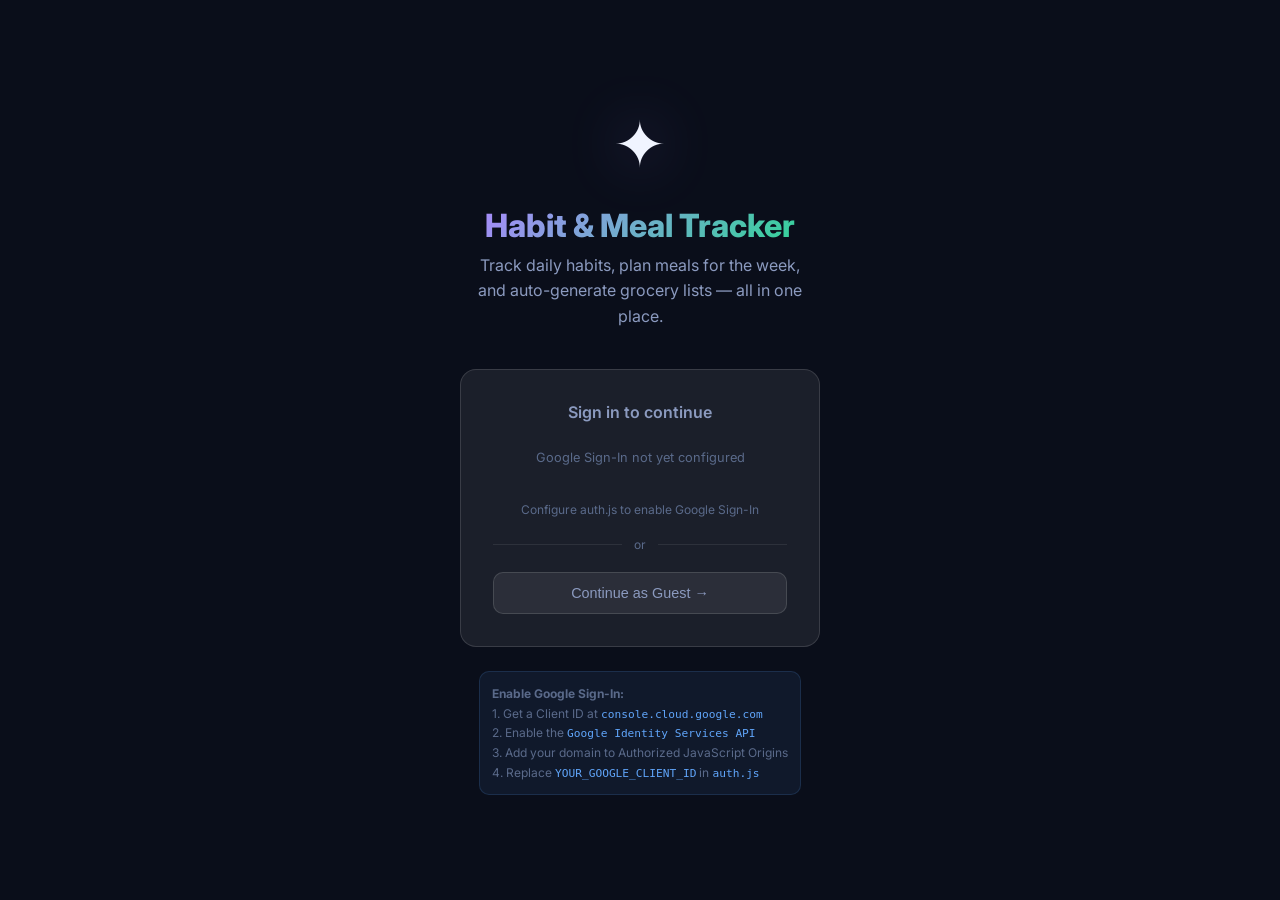
<file: dashboard.html>
<!DOCTYPE html>
<html lang="en">
<head>
  <meta charset="UTF-8">
  <meta name="viewport" content="width=device-width, initial-scale=1.0, maximum-scale=1.0, user-scalable=no">
  <meta name="theme-color" content="#0a0e1a">
  <title>Dashboard — Habit & Meal Tracker</title>
  <link rel="preconnect" href="https://fonts.googleapis.com">
  <link href="https://fonts.googleapis.com/css2?family=Inter:wght@300;400;500;600;700;800&display=swap" rel="stylesheet">
  <script src="https://accounts.google.com/gsi/client" async defer></script>
  <script src="auth.js"></script>
  <style>
    *,*::before,*::after{box-sizing:border-box;margin:0;padding:0;}
    :root{
      --bg:#0a0e1a;--bg2:#0f1524;--bg3:#151c30;
      --surface:rgba(255,255,255,0.04);--surface2:rgba(255,255,255,0.07);
      --border:rgba(255,255,255,0.08);--border2:rgba(255,255,255,0.13);
      --text:#f0f4ff;--text2:#8b9abf;--text3:#5a6a8a;
      --green:#34d399;--purple:#a78bfa;--orange:#fb923c;--blue:#60a5fa;--red:#f87171;--yellow:#fbbf24;
      --radius:16px;--radius-sm:10px;
    }
    html,body{min-height:100vh;background:var(--bg);color:var(--text);font-family:'Inter',sans-serif;-webkit-font-smoothing:antialiased;}

    /* ── LOGIN ── */
    #loginScreen{display:flex;flex-direction:column;align-items:center;justify-content:center;min-height:100vh;padding:2rem;text-align:center;}
    .login-logo{font-size:4rem;margin-bottom:1.5rem;filter:drop-shadow(0 0 30px rgba(167,139,250,0.4));}
    .login-title{font-size:2rem;font-weight:800;background:linear-gradient(135deg,#a78bfa,#34d399);-webkit-background-clip:text;-webkit-text-fill-color:transparent;margin-bottom:.5rem;}
    .login-sub{color:var(--text2);font-size:1rem;margin-bottom:2.5rem;max-width:340px;line-height:1.6;}
    .login-card{background:var(--surface2);border:1px solid var(--border2);border-radius:var(--radius);padding:2rem;width:100%;max-width:360px;}
    .login-card h3{font-size:1rem;font-weight:600;margin-bottom:1.25rem;color:var(--text2);}
    #google-btn-container{display:flex;justify-content:center;margin-bottom:1rem;min-height:44px;}
    .oauth-note{font-size:.75rem;color:var(--text3);margin-bottom:1.25rem;}
    .divider{display:flex;align-items:center;gap:.75rem;margin-bottom:1.25rem;}
    .divider-line{flex:1;height:1px;background:var(--border);}
    .divider-text{font-size:.75rem;color:var(--text3);}
    .guest-btn{width:100%;padding:.75rem;border-radius:var(--radius-sm);background:var(--surface2);border:1px solid var(--border2);color:var(--text2);font-size:.9rem;font-weight:500;cursor:pointer;transition:background .2s,color .2s;}
    .guest-btn:hover{background:var(--surface);color:var(--text);}
    .setup-hint{margin-top:1.5rem;font-size:.75rem;color:var(--text3);background:rgba(96,165,250,.08);border:1px solid rgba(96,165,250,.15);border-radius:var(--radius-sm);padding:.75rem;text-align:left;line-height:1.6;max-width:360px;}
    .setup-hint code{color:var(--blue);font-family:monospace;font-size:.7rem;}

    /* ── APP ── */
    #appScreen{display:none;min-height:100vh;flex-direction:column;}
    #appScreen.visible{display:flex;}

    .top-nav{display:flex;align-items:center;justify-content:space-between;padding:1rem 1.25rem;background:var(--bg2);border-bottom:1px solid var(--border);position:sticky;top:0;z-index:100;}
    .nav-brand{display:flex;align-items:center;gap:.6rem;}
    .nav-brand-icon{font-size:1.4rem;}
    .nav-brand-name{font-weight:700;font-size:1rem;background:linear-gradient(90deg,#a78bfa,#34d399);-webkit-background-clip:text;-webkit-text-fill-color:transparent;}
    .nav-right{display:flex;align-items:center;gap:.75rem;}
    .nav-avatar{width:34px;height:34px;border-radius:50%;background:linear-gradient(135deg,#a78bfa,#34d399);border:2px solid var(--border2);display:flex;align-items:center;justify-content:center;font-weight:700;font-size:.8rem;color:var(--bg);overflow:hidden;cursor:pointer;}
    .nav-avatar img{width:100%;height:100%;object-fit:cover;}
    .nav-logout{font-size:.75rem;color:var(--text3);cursor:pointer;padding:.4rem .75rem;border:1px solid var(--border);border-radius:20px;background:transparent;transition:color .2s,border-color .2s;}
    .nav-logout:hover{color:var(--red);border-color:var(--red);}

    .dash-body{flex:1;padding:1.25rem;max-width:900px;margin:0 auto;width:100%;}
    .welcome-row{margin-bottom:1.5rem;}
    .welcome-title{font-size:1.5rem;font-weight:700;}
    .welcome-date{font-size:.85rem;color:var(--text2);margin-top:.2rem;}

    /* APP TILES */
    .app-tiles{display:grid;grid-template-columns:1fr 1fr;gap:1rem;margin-bottom:1.5rem;}
    .app-tile{background:var(--surface);border:1px solid var(--border);border-radius:var(--radius);padding:1.25rem;cursor:pointer;text-decoration:none;color:inherit;display:block;transition:transform .15s,border-color .15s,background .15s;position:relative;overflow:hidden;}
    .app-tile:hover{transform:translateY(-2px);background:var(--surface2);border-color:var(--border2);}
    .app-tile::before{content:'';position:absolute;top:0;left:0;right:0;height:3px;border-radius:var(--radius) var(--radius) 0 0;}
    .tile-habit::before{background:linear-gradient(90deg,#34d399,#059669);}
    .tile-meals::before{background:linear-gradient(90deg,#fb923c,#f59e0b);}
    .tile-icon{font-size:2rem;margin-bottom:.75rem;}
    .tile-name{font-weight:700;font-size:1rem;margin-bottom:.25rem;}
    .tile-desc{font-size:.78rem;color:var(--text2);line-height:1.4;}
    .tile-arrow{position:absolute;top:1rem;right:1rem;color:var(--text3);font-size:1rem;}

    /* STATS */
    .stats-row{display:grid;grid-template-columns:repeat(3,1fr);gap:.75rem;margin-bottom:1.5rem;}
    .stat-card{background:var(--surface);border:1px solid var(--border);border-radius:var(--radius-sm);padding:1rem;text-align:center;}
    .stat-val{font-size:1.8rem;font-weight:800;line-height:1;margin-bottom:.25rem;}
    .stat-label{font-size:.7rem;color:var(--text2);text-transform:uppercase;letter-spacing:.05em;}
    .stat-green{color:var(--green);}
    .stat-orange{color:var(--orange);}
    .stat-purple{color:var(--purple);}

    .section-header{display:flex;align-items:center;justify-content:space-between;margin-bottom:.75rem;}
    .section-title{font-size:.9rem;font-weight:700;color:var(--text2);text-transform:uppercase;letter-spacing:.06em;}
    .section-link{font-size:.78rem;color:var(--blue);text-decoration:none;}
    .section-link:hover{text-decoration:underline;}

    /* HABIT SUMMARY */
    .habit-summary-card{background:var(--surface);border:1px solid var(--border);border-radius:var(--radius);padding:1.25rem;margin-bottom:1.5rem;}
    .habit-row{display:flex;align-items:center;gap:1rem;flex-wrap:wrap;}
    .habit-item{display:flex;align-items:center;gap:.4rem;font-size:.82rem;}
    .habit-dot{width:8px;height:8px;border-radius:50%;}
    .dot-done{background:var(--green);}
    .dot-empty{background:var(--text3);}
    .no-data-msg{color:var(--text3);font-size:.85rem;text-align:center;padding:.5rem;}

    /* MEAL WEEK */
    .meal-week-grid{display:grid;grid-template-columns:repeat(7,1fr);gap:.4rem;margin-bottom:1.5rem;}
    .meal-day-card{background:var(--surface);border:1px solid var(--border);border-radius:var(--radius-sm);padding:.5rem .3rem;text-align:center;cursor:pointer;transition:border-color .15s;text-decoration:none;color:inherit;display:block;}
    .meal-day-card:hover{border-color:var(--border2);}
    .meal-day-card.today{border-color:var(--orange);}
    .mdc-name{font-size:.65rem;color:var(--text3);margin-bottom:.2rem;text-transform:uppercase;}
    .mdc-num{font-size:.9rem;font-weight:700;margin-bottom:.3rem;}
    .mdc-dots{display:flex;gap:2px;justify-content:center;}
    .mdc-dot{width:5px;height:5px;border-radius:50%;background:var(--text3);}
    .mdc-dot.filled{background:var(--orange);}

    /* GROCERY */
    .grocery-preview{background:var(--surface);border:1px solid var(--border);border-radius:var(--radius);padding:1.25rem;}
    .grocery-list-preview{list-style:none;margin-top:.75rem;}
    .grocery-list-preview li{display:flex;align-items:center;gap:.5rem;font-size:.85rem;padding:.35rem 0;border-bottom:1px solid var(--border);color:var(--text2);}
    .grocery-list-preview li:last-child{border-bottom:none;}
    .grocery-cat-badge{font-size:.65rem;background:var(--surface2);border-radius:4px;padding:.1rem .4rem;color:var(--text3);}
    .grocery-empty{color:var(--text3);font-size:.85rem;text-align:center;padding:1rem;}
    .view-all-btn{display:block;text-align:center;margin-top:.75rem;padding:.6rem;border-radius:var(--radius-sm);background:linear-gradient(135deg,rgba(251,146,60,.15),rgba(245,158,11,.1));border:1px solid rgba(251,146,60,.25);color:var(--orange);font-size:.82rem;font-weight:600;text-decoration:none;cursor:pointer;transition:background .2s;}
    .view-all-btn:hover{background:linear-gradient(135deg,rgba(251,146,60,.25),rgba(245,158,11,.2));}

    /* MINI RING */
    .mini-ring-wrap{display:inline-flex;align-items:center;gap:.5rem;}
    .mini-ring{width:38px;height:38px;}
    .ring-bg-m{fill:none;stroke:rgba(255,255,255,.06);stroke-width:3;}
    .ring-fill-m{fill:none;stroke-width:3;stroke-linecap:round;transform-origin:center;transform:rotate(-90deg);transition:stroke-dasharray .4s;}

    @media(max-width:600px){
      .app-tiles{grid-template-columns:1fr;}
      .top-nav{padding:.75rem 1rem;}
      .dash-body{padding:1rem;}
    }
  </style>
</head>
<body>

<!-- LOGIN -->
<div id="loginScreen">
  <div class="login-logo">✦</div>
  <div class="login-title">Habit & Meal Tracker</div>
  <p class="login-sub">Track daily habits, plan meals for the week, and auto-generate grocery lists — all in one place.</p>
  <div class="login-card">
    <h3>Sign in to continue</h3>
    <div id="google-btn-container"></div>
    <p class="oauth-note" id="oauthNote"></p>
    <div class="divider"><div class="divider-line"></div><span class="divider-text">or</span><div class="divider-line"></div></div>
    <button class="guest-btn" id="guestBtn">Continue as Guest →</button>
  </div>
  <div class="setup-hint" id="setupHint" style="display:none">
    <strong>Enable Google Sign-In:</strong><br>
    1. Get a Client ID at <code>console.cloud.google.com</code><br>
    2. Enable the <code>Google Identity Services API</code><br>
    3. Add your domain to Authorized JavaScript Origins<br>
    4. Replace <code>YOUR_GOOGLE_CLIENT_ID</code> in <code>auth.js</code>
  </div>
</div>

<!-- APP -->
<div id="appScreen">
  <nav class="top-nav">
    <div class="nav-brand">
      <span class="nav-brand-icon">✦</span>
      <span class="nav-brand-name">Habit & Meal Tracker</span>
    </div>
    <div class="nav-right">
      <div class="nav-avatar" id="navAvatar"></div>
      <button class="nav-logout" id="logoutBtn">Sign out</button>
    </div>
  </nav>

  <div class="dash-body">
    <div class="welcome-row">
      <div class="welcome-title" id="welcomeTitle">Welcome back!</div>
      <div class="welcome-date" id="welcomeDate"></div>
    </div>

    <div class="app-tiles">
      <a href="index.html" class="app-tile tile-habit">
        <span class="tile-arrow">→</span>
        <div class="tile-icon">📋</div>
        <div class="tile-name">Habit Tracker</div>
        <div class="tile-desc">Log sleep, activity, meals &amp; daily sadhana practices</div>
      </a>
      <a href="meal-planner.html" class="app-tile tile-meals">
        <span class="tile-arrow">→</span>
        <div class="tile-icon">🥗</div>
        <div class="tile-name">Meal Planner</div>
        <div class="tile-desc">32 recipes — plan weekly meals &amp; get a grocery list</div>
      </a>
    </div>

    <div class="stats-row">
      <div class="stat-card"><div class="stat-val stat-green" id="statStreak">0</div><div class="stat-label">🔥 Streak</div></div>
      <div class="stat-card"><div class="stat-val stat-purple" id="statHabitPct">0%</div><div class="stat-label">Today Habits</div></div>
      <div class="stat-card"><div class="stat-val stat-orange" id="statMealsPlanned">0</div><div class="stat-label">Meals Planned</div></div>
    </div>

    <div class="section-header">
      <span class="section-title">Today's Habits</span>
      <a href="index.html" class="section-link">Open tracker →</a>
    </div>
    <div class="habit-summary-card" id="habitSummaryCard">
      <div class="no-data-msg">No habits logged yet today.</div>
    </div>

    <div class="section-header" style="margin-top:1.25rem;">
      <span class="section-title">This Week's Meals</span>
      <a href="meal-planner.html" class="section-link">Plan meals →</a>
    </div>
    <div class="meal-week-grid" id="mealWeekGrid"></div>

    <div class="section-header">
      <span class="section-title">This Week's Groceries</span>
      <a href="meal-planner.html#grocery" class="section-link">View list →</a>
    </div>
    <div class="grocery-preview" id="groceryPreview">
      <div class="grocery-empty">Plan some meals to auto-generate your grocery list.</div>
    </div>
  </div>
</div>

<script>
const DAY_SHORT=['Sun','Mon','Tue','Wed','Thu','Fri','Sat'];
const MONTH_FULL=['January','February','March','April','May','June','July','August','September','October','November','December'];
function todayStr(){return new Date().toISOString().slice(0,10);}
function dateObj(s){const[y,m,d]=s.split('-').map(Number);return new Date(y,m-1,d);}
function offsetDate(s,n){const d=dateObj(s);d.setDate(d.getDate()+n);return d.toISOString().slice(0,10);}
function getWeekDates(s){const d=dateObj(s),day=d.getDay();const mon=new Date(d);mon.setDate(d.getDate()-day+(day===0?-6:1));return Array.from({length:7},(_,i)=>{const t=new Date(mon);t.setDate(mon.getDate()+i);return t.toISOString().slice(0,10);});}

function calcStreak(){
  const raw=localStorage.getItem('habitTracker_v1');if(!raw)return 0;
  let data;try{data=JSON.parse(raw);}catch{return 0;}
  let streak=0,d=todayStr();
  while(true){const day=data[d];if(!day)break;const h=day.health||{},s=day.sadhana||{};
    if(h.sleep_time||h.wake_time||h.steps||Object.values(s).some(Boolean)){streak++;d=offsetDate(d,-1);}else break;}
  return streak;
}
function getHabitToday(){const raw=localStorage.getItem('habitTracker_v1');if(!raw)return null;try{return JSON.parse(raw)[todayStr()]||null;}catch{return null;}}
function hCompletion(h){if(!h)return 0;const f=[h.sleep_time,h.wake_time,h.sleep_quality>0,h.greyscale_on,h.steps>0,h.heart_points>0,h.breakfast_source,h.lunch_source,h.dinner_source,h.breakfast,h.lunch,h.dinner];return Math.round(f.filter(Boolean).length/f.length*100);}
function sCompletion(s){if(!s)return 0;const v=Object.values(s);return Math.round(v.filter(Boolean).length/v.length*100);}
function getMealPlan(){try{return JSON.parse(localStorage.getItem('meal_plan_v1')||'{}');}catch{return {};}}

function miniRing(pct,color){const c=2*Math.PI*14,f=(pct/100)*c;return`<svg class="mini-ring" viewBox="0 0 36 36"><circle class="ring-bg-m" cx="18" cy="18" r="14"/><circle class="ring-fill-m" cx="18" cy="18" r="14" stroke="${color}" stroke-dasharray="${f.toFixed(1)} ${(c-f).toFixed(1)}"/></svg>`;}

function renderDashboard(){
  const user=Auth.getUser(),today=todayStr(),d=dateObj(today);
  document.getElementById('welcomeTitle').textContent='Welcome back, '+(user.isGuest?'Guest':user.name.split(' ')[0])+'!';
  document.getElementById('welcomeDate').textContent=DAY_SHORT[d.getDay()]+', '+d.getDate()+' '+MONTH_FULL[d.getMonth()]+' '+d.getFullYear();
  const av=document.getElementById('navAvatar');
  if(user.picture&&!user.isGuest)av.innerHTML=`<img src="${user.picture}" alt="">`;else av.textContent=user.name.charAt(0).toUpperCase();
  document.getElementById('statStreak').textContent=calcStreak();
  const th=getHabitToday();
  document.getElementById('statHabitPct').textContent=th?Math.round((hCompletion(th.health)+sCompletion(th.sadhana))/2)+'%':'0%';
  const mp=getMealPlan(),wk=getWeekDates(today);
  let mc=0;wk.forEach(dt=>{const dy=mp[dt];if(dy)mc+=['breakfast','lunch','snack','dinner'].filter(s=>dy[s]).length;});
  document.getElementById('statMealsPlanned').textContent=mc;
  renderHabitSummary(th);renderMealWeekGrid(wk,mp,today);renderGroceryPreview(wk,mp);
}

function renderHabitSummary(day){
  const card=document.getElementById('habitSummaryCard');
  if(!day){card.innerHTML='<div class="no-data-msg">No habits logged yet today. <a href="index.html" style="color:#60a5fa">Start tracking →</a></div>';return;}
  const h=day.health||{},s=day.sadhana||{},hP=hCompletion(h),sP=sCompletion(s);
  const items=[{label:'Sleep',done:!!(h.sleep_time&&h.wake_time)},{label:'Steps',done:h.steps>0},{label:'Meals',done:!!(h.breakfast||h.lunch||h.dinner)},{label:'Guru Pooja',done:s.guru_pooja},{label:'Upa Yoga',done:s.upa_yoga},{label:'Surya Kriya',done:s.surya_kriya},{label:'Yoga Namaskar',done:s.yoga_namaskar},{label:'SCK',done:s.sck}];
  card.innerHTML=`<div style="display:flex;gap:1.5rem;margin-bottom:1rem;">
    <div class="mini-ring-wrap">${miniRing(hP,'#34d399')}<div><div style="font-size:.8rem;font-weight:600">Health</div><div style="font-size:.7rem;color:var(--text2)">${hP}%</div></div></div>
    <div class="mini-ring-wrap">${miniRing(sP,'#a78bfa')}<div><div style="font-size:.8rem;font-weight:600">Sadhana</div><div style="font-size:.7rem;color:var(--text2)">${sP}%</div></div></div>
  </div><div class="habit-row">${items.map(i=>`<div class="habit-item"><div class="habit-dot ${i.done?'dot-done':'dot-empty'}"></div><span style="color:${i.done?'var(--text)':'var(--text3)'}">${i.label}</span></div>`).join('')}</div>`;
}

function renderMealWeekGrid(wk,mp,today){
  document.getElementById('mealWeekGrid').innerHTML=wk.map(dt=>{
    const d=dateObj(dt),dy=mp[dt]||{};
    const slots=['breakfast','lunch','snack','dinner'];
    return`<a href="meal-planner.html" class="meal-day-card${dt===today?' today':''}"><div class="mdc-name">${DAY_SHORT[d.getDay()]}</div><div class="mdc-num">${d.getDate()}</div><div class="mdc-dots">${slots.map(s=>`<div class="mdc-dot${dy[s]?' filled':''}"></div>`).join('')}</div></a>`;
  }).join('');
}

function renderGroceryPreview(wk,mp){
  const preview=document.getElementById('groceryPreview');
  let recipeMap={};try{const r=localStorage.getItem('meal_recipes_v1');if(r)recipeMap=JSON.parse(r);}catch{}
  const ingMap={};
  wk.forEach(dt=>{const dy=mp[dt]||{};['breakfast','lunch','snack','dinner'].forEach(slot=>{const rId=dy[slot];if(!rId)return;const r=recipeMap[rId];if(!r||!r.ingredients)return;r.ingredients.forEach(ing=>{const k=ing.name.toLowerCase();if(ingMap[k])ingMap[k].amount+=ing.amount;else ingMap[k]={...ing};});});});
  const items=Object.values(ingMap);
  if(!items.length){preview.innerHTML='<div class="grocery-empty">Plan some meals to auto-generate your grocery list.</div>';return;}
  const top6=items.slice(0,6),rem=items.length-6;
  preview.innerHTML=`<ul class="grocery-list-preview">${top6.map(i=>`<li><span class="grocery-cat-badge">${i.category||'misc'}</span> ${Number.isInteger(i.amount)?i.amount:i.amount.toFixed(1)} ${i.unit} ${i.name}</li>`).join('')}${rem>0?`<li style="color:var(--text3);font-style:italic">+${rem} more items…</li>`:''}</ul><a href="meal-planner.html#grocery" class="view-all-btn">View Full Grocery List →</a>`;
}

document.addEventListener('DOMContentLoaded',()=>{
  const login=document.getElementById('loginScreen'),app=document.getElementById('appScreen');
  function showApp(){login.style.display='none';app.classList.add('visible');renderDashboard();}
  if(Auth.isLoggedIn()){showApp();}
  else{
    if(!Auth.isConfigured()){document.getElementById('oauthNote').textContent='Google Sign-In not configured — see hint below.';document.getElementById('setupHint').style.display='block';}
    window.addEventListener('load',()=>{
      Auth.initGoogle(()=>showApp(),err=>{document.getElementById('oauthNote').textContent=err==='not_configured'?'Configure auth.js to enable Google Sign-In':'Google Sign-In unavailable';});
      if(!Auth.renderGoogleButton('google-btn-container'))document.getElementById('google-btn-container').innerHTML='<div style="font-size:.8rem;color:var(--text3);padding:.5rem">Google Sign-In not yet configured</div>';
    });
  }
  document.getElementById('guestBtn').addEventListener('click',()=>{Auth.loginGuest();showApp();});
  document.getElementById('logoutBtn').addEventListener('click',()=>{Auth.logout();app.classList.remove('visible');login.style.display='flex';});
});
</script>
</body>
</html>
</file>
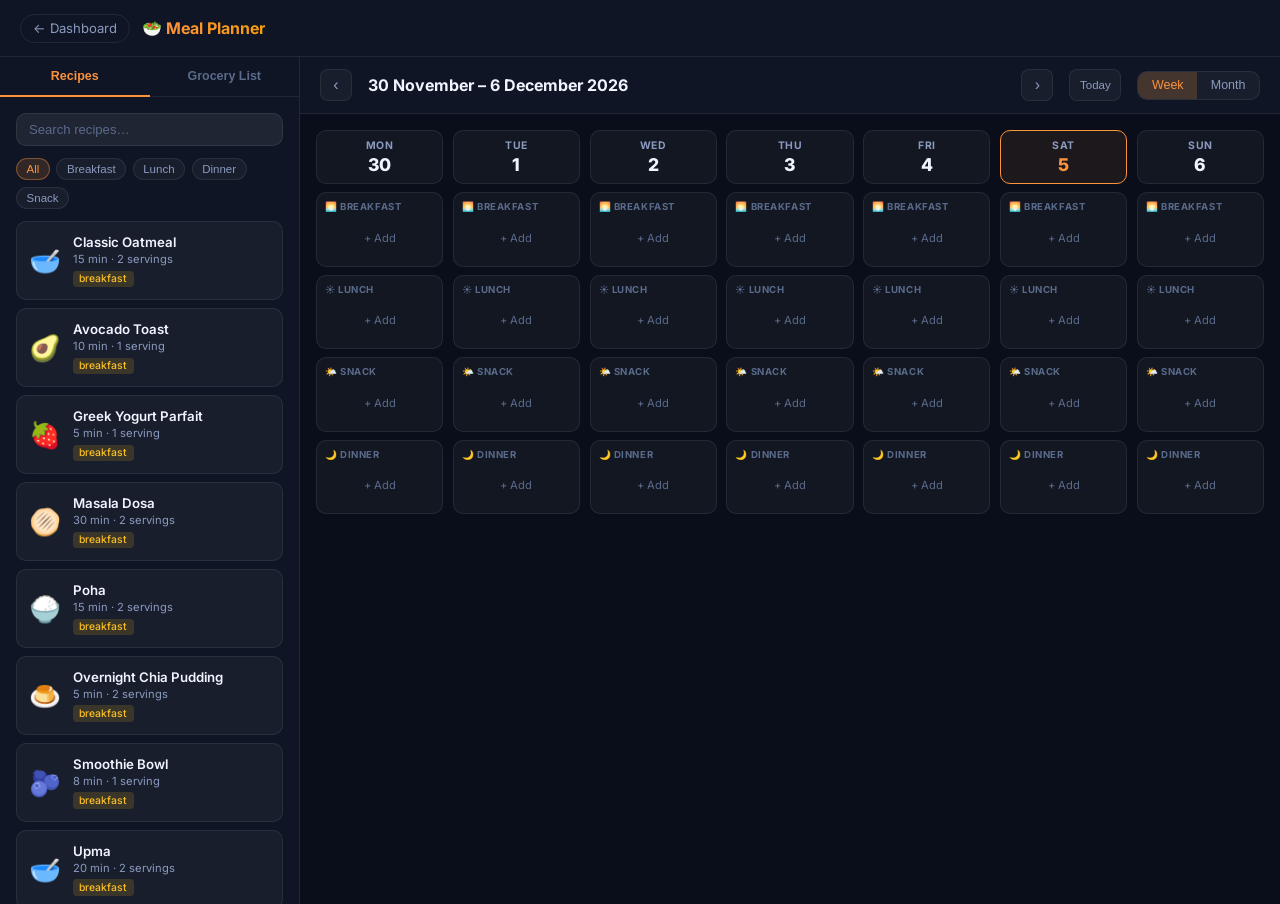
<file: meal-planner.html>
<!DOCTYPE html>
<html lang="en">
<head>
  <meta charset="UTF-8">
  <meta name="viewport" content="width=device-width, initial-scale=1.0, maximum-scale=1.0, user-scalable=no">
  <meta name="theme-color" content="#0a0e1a">
  <title>Meal Planner — Habit & Meal Tracker</title>
  <link rel="preconnect" href="https://fonts.googleapis.com">
  <link href="https://fonts.googleapis.com/css2?family=Inter:wght@300;400;500;600;700;800&display=swap" rel="stylesheet">
  <link rel="stylesheet" href="meal-planner.css">
  <script src="auth.js"></script>
</head>
<body>

<!-- ── NAV ── -->
<nav class="top-nav">
  <div class="nav-left">
    <a href="dashboard.html" class="nav-back">← Dashboard</a>
    <div class="nav-brand">🥗 <span>Meal Planner</span></div>
  </div>
  <div class="nav-right">
    <span class="nav-user-name" id="navUserName"></span>
  </div>
</nav>

<!-- ── LAYOUT ── -->
<div class="mp-layout">

  <!-- ── SIDEBAR ── -->
  <aside class="mp-sidebar">
    <div class="sidebar-tabs">
      <button class="sidebar-tab active" data-tab="recipes">Recipes</button>
      <button class="sidebar-tab" data-tab="grocery">Grocery List</button>
    </div>

    <!-- Recipes Panel -->
    <div class="sidebar-panel active" id="recipesPanel">
      <div class="search-bar">
        <input type="text" class="search-input" id="recipeSearch" placeholder="Search recipes…">
      </div>
      <div class="filter-pills">
        <button class="filter-pill active" data-cat="all">All</button>
        <button class="filter-pill" data-cat="breakfast">Breakfast</button>
        <button class="filter-pill" data-cat="lunch">Lunch</button>
        <button class="filter-pill" data-cat="dinner">Dinner</button>
        <button class="filter-pill" data-cat="snack">Snack</button>
      </div>
      <div id="recipeList"></div>
    </div>

    <!-- Grocery Panel -->
    <div class="sidebar-panel" id="groceryPanel">
      <!-- rendered by JS -->
    </div>
  </aside>

  <!-- ── MAIN ── -->
  <main class="mp-main">
    <!-- View Bar -->
    <div class="view-bar">
      <button class="view-nav-btn" id="prevPeriod">‹</button>
      <div class="view-title" id="viewTitle"></div>
      <button class="view-nav-btn" id="nextPeriod">›</button>
      <button class="view-nav-btn" id="todayBtn" title="Jump to today" style="font-size:0.72rem;width:auto;padding:0 0.6rem;">Today</button>
      <div class="view-toggle">
        <button class="view-toggle-btn active" data-view="week">Week</button>
        <button class="view-toggle-btn" data-view="month">Month</button>
      </div>
    </div>

    <!-- Week View -->
    <div class="week-view" id="weekView">
      <div class="week-grid" id="weekGrid"></div>
    </div>

    <!-- Month View -->
    <div class="month-view" id="monthView" style="display:none">
      <div class="month-header-row">
        <div class="month-day-label">Mon</div>
        <div class="month-day-label">Tue</div>
        <div class="month-day-label">Wed</div>
        <div class="month-day-label">Thu</div>
        <div class="month-day-label">Fri</div>
        <div class="month-day-label">Sat</div>
        <div class="month-day-label">Sun</div>
      </div>
      <div class="month-grid" id="monthGrid"></div>
    </div>
  </main>
</div>

<!-- ── RECIPE DETAIL MODAL ── -->
<div class="modal-overlay" id="recipeModal">
  <div class="recipe-modal">
    <div class="modal-header">
      <div class="modal-emoji" id="modalEmoji">🥣</div>
      <div class="modal-title-group">
        <div class="modal-title" id="modalTitle">Recipe Name</div>
        <div class="modal-tags" id="modalTags"></div>
      </div>
      <button class="modal-close" id="modalClose">✕</button>
    </div>
    <div class="modal-body">
      <!-- Meta -->
      <div class="modal-meta-row">
        <div class="meta-item"><div class="meta-val" id="modalPrepTime">—</div><div class="meta-label">Prep</div></div>
        <div class="meta-item"><div class="meta-val" id="modalCookTime">—</div><div class="meta-label">Cook</div></div>
        <div class="meta-item"><div class="meta-val" id="modalServings">—</div><div class="meta-label">Serves</div></div>
        <div class="meta-item"><div class="meta-val" id="modalCalories">—</div><div class="meta-label">Calories</div></div>
      </div>

      <!-- Nutrition -->
      <div class="modal-section-title">Nutrition per serving</div>
      <div class="nutrition-row">
        <div class="nutrition-item"><div class="nutrition-val" id="modalProtein">—</div><div class="nutrition-label">Protein</div></div>
        <div class="nutrition-item"><div class="nutrition-val" id="modalCarbs">—</div><div class="nutrition-label">Carbs</div></div>
        <div class="nutrition-item"><div class="nutrition-val" id="modalFat">—</div><div class="nutrition-label">Fat</div></div>
        <div class="nutrition-item"><div class="nutrition-val" id="modalFiber">—</div><div class="nutrition-label">Fiber</div></div>
      </div>

      <!-- Ingredients -->
      <div class="modal-section-title">Ingredients</div>
      <ul class="ingredients-list" id="modalIngredients"></ul>

      <!-- Instructions -->
      <div class="modal-section-title">Instructions</div>
      <ol class="instructions-list" id="modalInstructions"></ol>

      <!-- Assign to plan -->
      <div class="modal-assign-section">
        <div class="modal-assign-title">📅 Add to meal plan</div>
        <div class="assign-slots" id="assignSlots"></div>
      </div>
    </div>
  </div>
</div>

<!-- ── SLOT PICKER MODAL ── -->
<div class="modal-overlay" id="slotPickerModal">
  <div class="slot-picker-modal">
    <div class="slot-picker-title" id="slotPickerTitle"></div>
    <div class="slot-picker-sub" id="slotPickerSub"></div>
    <div class="slot-picker-grid" id="slotPickerGrid"></div>
    <div class="slot-picker-divider">or enter a custom meal</div>
    <div class="slot-picker-custom-row">
      <input type="text" class="slot-custom-input" id="slotCustomInput" placeholder="e.g. Idli Sambar…" maxlength="60">
      <button class="slot-custom-btn" id="slotCustomBtn">Add</button>
    </div>
    <button class="slot-picker-cancel" id="slotPickerCancel">Cancel</button>
  </div>
</div>

<!-- ── TOAST ── -->
<div class="toast" id="toast"></div>

<script src="meal-planner.js"></script>
</body>
</html>
</file>
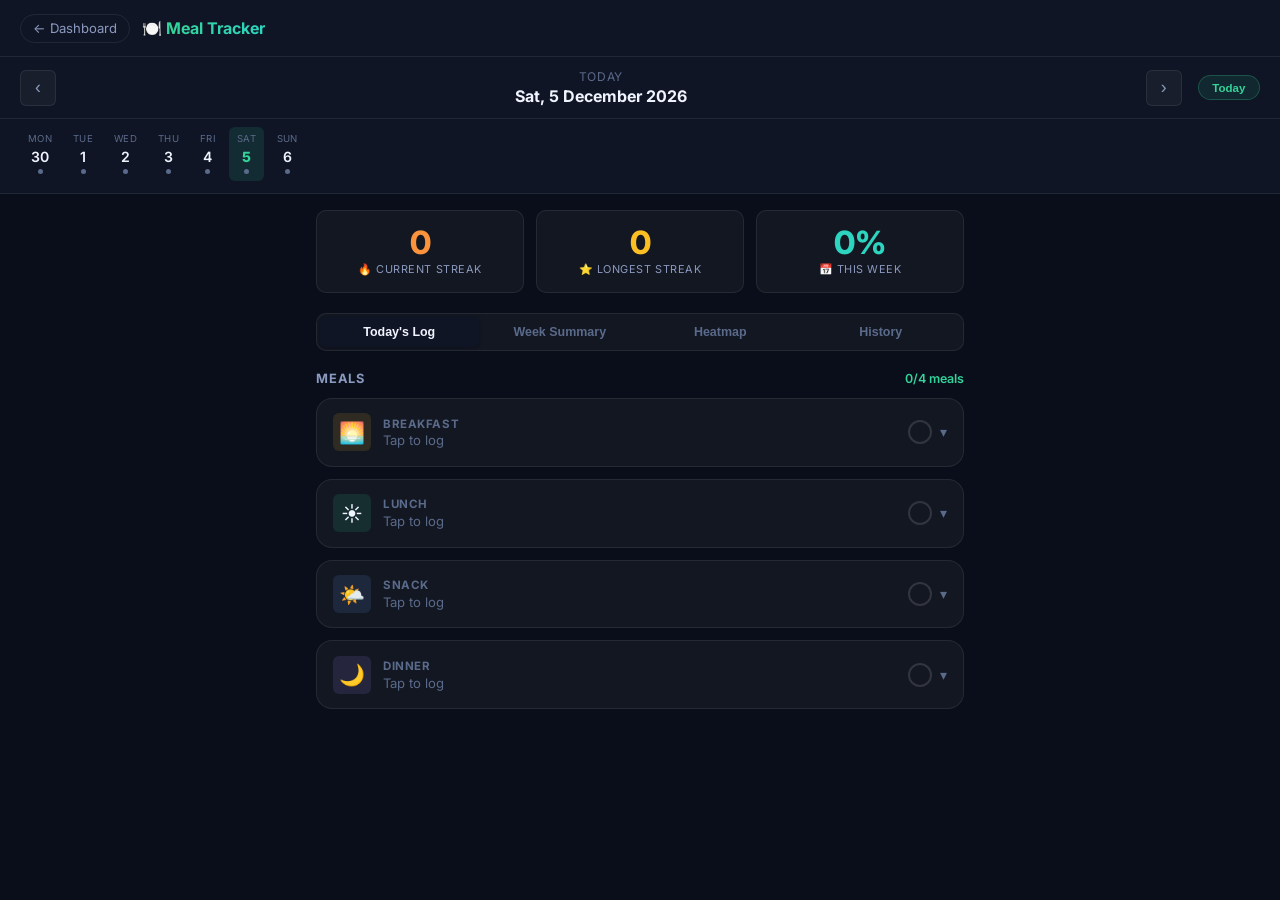
<file: meal-tracker.html>
<!DOCTYPE html>
<html lang="en">
<head>
  <meta charset="UTF-8">
  <meta name="viewport" content="width=device-width, initial-scale=1.0, maximum-scale=1.0, user-scalable=no">
  <meta name="theme-color" content="#0a0e1a">
  <title>Meal Tracker</title>
  <link rel="preconnect" href="https://fonts.googleapis.com">
  <link href="https://fonts.googleapis.com/css2?family=Inter:wght@300;400;500;600;700;800&display=swap" rel="stylesheet">
  <link rel="stylesheet" href="meal-tracker.css">
</head>
<body>

<!-- NAV -->
<nav class="top-nav">
  <div class="nav-left">
    <a href="dashboard.html" class="nav-back">← Dashboard</a>
    <div class="nav-title">🍽️ <span>Meal Tracker</span></div>
  </div>
</nav>

<!-- DATE BAR -->
<div class="date-bar">
  <button class="date-arrow" id="prevDay">‹</button>
  <div class="date-center">
    <div class="date-label" id="dateLabel">Today</div>
    <div class="date-full" id="dateFull"></div>
  </div>
  <button class="date-arrow" id="nextDay">›</button>
  <button class="today-btn" id="todayBtn">Today</button>
</div>

<!-- WEEK STRIP -->
<div class="week-strip" id="weekStrip"></div>

<!-- MAIN -->
<div class="main">

  <!-- STREAKS -->
  <div class="streak-row">
    <div class="streak-card">
      <div class="streak-val streak-fire" id="streakCurrent">0</div>
      <div class="streak-label">🔥 Current streak</div>
    </div>
    <div class="streak-card">
      <div class="streak-val streak-best" id="streakBest">0</div>
      <div class="streak-label">⭐ Longest streak</div>
    </div>
    <div class="streak-card">
      <div class="streak-val streak-week" id="streakWeek">0%</div>
      <div class="streak-label">📅 This week</div>
    </div>
  </div>

  <!-- TABS -->
  <div class="tabs-bar">
    <button class="tab-btn active" data-tab="log">Today's Log</button>
    <button class="tab-btn" data-tab="summary">Week Summary</button>
    <button class="tab-btn" data-tab="heatmap">Heatmap</button>
    <button class="tab-btn" data-tab="history">History</button>
  </div>

  <!-- LOG TAB -->
  <div class="tab-panel" data-panel="log">
    <div class="section-title-row">
      <span class="section-title">Meals</span>
      <span class="day-score" id="dayScore">0/4 meals</span>
    </div>
    <div id="mealCards"></div>
  </div>

  <!-- WEEK SUMMARY TAB -->
  <div class="tab-panel" data-panel="summary" style="display:none">
    <div class="weekly-card" id="weeklySummary"></div>
  </div>

  <!-- HEATMAP TAB -->
  <div class="tab-panel" data-panel="heatmap" style="display:none">
    <div class="heatmap-section">
      <div class="heatmap-wrap">
        <div class="section-title">Last 90 days</div>
        <div class="heatmap-grid" id="heatmapGrid"></div>
        <div class="hm-legend">
          Less
          <div class="hm-legend-cells">
            <div class="hm-legend-cell" style="background:var(--surface2)"></div>
            <div class="hm-legend-cell" style="background:rgba(52,211,153,.2)"></div>
            <div class="hm-legend-cell" style="background:rgba(52,211,153,.45)"></div>
            <div class="hm-legend-cell" style="background:rgba(52,211,153,.7)"></div>
            <div class="hm-legend-cell" style="background:#34d399"></div>
          </div>
          More
        </div>
      </div>
    </div>
  </div>

  <!-- HISTORY TAB -->
  <div class="tab-panel" data-panel="history" style="display:none">
    <div id="historyList"></div>
  </div>

</div>

<div class="toast" id="toast"></div>
<script src="meal-tracker.js"></script>
</body>
</html>
</file>
<file: meal-planner.css>
/* ═══════════════════════════════════════════════════════════
   MEAL PLANNER — STYLES
   ═══════════════════════════════════════════════════════════ */
*, *::before, *::after { box-sizing: border-box; margin: 0; padding: 0; }
:root {
  --bg:#0a0e1a;--bg2:#0f1524;--bg3:#151c30;
  --surface:rgba(255,255,255,0.04);--surface2:rgba(255,255,255,0.07);--surface3:rgba(255,255,255,0.10);
  --border:rgba(255,255,255,0.08);--border2:rgba(255,255,255,0.13);--border3:rgba(255,255,255,0.18);
  --text:#f0f4ff;--text2:#8b9abf;--text3:#5a6a8a;
  --green:#34d399;--purple:#a78bfa;--orange:#fb923c;--orange2:#f59e0b;
  --blue:#60a5fa;--red:#f87171;--yellow:#fbbf24;--teal:#2dd4bf;
  --radius:16px;--radius-sm:10px;--radius-xs:6px;
  --shadow:0 4px 24px rgba(0,0,0,0.4);
}
html,body{height:100%;background:var(--bg);color:var(--text);font-family:'Inter',sans-serif;-webkit-font-smoothing:antialiased;}

/* NAV */
.top-nav{display:flex;align-items:center;justify-content:space-between;padding:.85rem 1.25rem;background:var(--bg2);border-bottom:1px solid var(--border);position:sticky;top:0;z-index:200;}
.nav-left{display:flex;align-items:center;gap:.75rem;}
.nav-back{display:flex;align-items:center;gap:.4rem;color:var(--text2);text-decoration:none;font-size:.82rem;padding:.35rem .75rem;border:1px solid var(--border);border-radius:20px;transition:color .2s,border-color .2s;}
.nav-back:hover{color:var(--text);border-color:var(--border2);}
.nav-brand{font-weight:700;font-size:1rem;}
.nav-brand span{background:linear-gradient(90deg,#fb923c,#f59e0b);-webkit-background-clip:text;-webkit-text-fill-color:transparent;}
.nav-right{display:flex;align-items:center;gap:.5rem;}
.nav-user-name{font-size:.78rem;color:var(--text2);}

/* LAYOUT */
.mp-layout{display:flex;height:calc(100vh - 53px);overflow:hidden;}

/* SIDEBAR */
.mp-sidebar{width:300px;min-width:300px;background:var(--bg2);border-right:1px solid var(--border);display:flex;flex-direction:column;overflow:hidden;}
.sidebar-tabs{display:flex;border-bottom:1px solid var(--border);}
.sidebar-tab{flex:1;padding:.75rem;background:transparent;border:none;cursor:pointer;font-size:.78rem;font-weight:600;color:var(--text3);transition:color .2s;border-bottom:2px solid transparent;margin-bottom:-1px;}
.sidebar-tab.active{color:var(--orange);border-bottom-color:var(--orange);}
.sidebar-panel{flex:1;overflow-y:auto;padding:1rem;display:none;}
.sidebar-panel.active{display:block;}

/* SEARCH + FILTERS */
.search-bar{display:flex;gap:.5rem;margin-bottom:.75rem;}
.search-input{flex:1;background:var(--surface2);border:1px solid var(--border);border-radius:var(--radius-sm);padding:.5rem .75rem;color:var(--text);font-size:.82rem;outline:none;}
.search-input::placeholder{color:var(--text3);}
.search-input:focus{border-color:var(--orange);}
.filter-pills{display:flex;gap:.4rem;flex-wrap:wrap;margin-bottom:.75rem;}
.filter-pill{padding:.25rem .6rem;border-radius:20px;font-size:.72rem;font-weight:500;background:var(--surface);border:1px solid var(--border);cursor:pointer;color:var(--text2);transition:all .15s;}
.filter-pill.active{background:rgba(251,146,60,.15);border-color:rgba(251,146,60,.4);color:var(--orange);}

/* RECIPE CARDS */
.recipe-card{background:var(--surface);border:1px solid var(--border);border-radius:var(--radius-sm);padding:.75rem;margin-bottom:.5rem;cursor:pointer;transition:all .15s;display:flex;align-items:center;gap:.75rem;}
.recipe-card:hover{background:var(--surface2);border-color:var(--border2);transform:translateX(2px);}
.recipe-emoji{font-size:1.6rem;flex-shrink:0;}
.recipe-info{flex:1;min-width:0;}
.recipe-name{font-size:.83rem;font-weight:600;white-space:nowrap;overflow:hidden;text-overflow:ellipsis;}
.recipe-meta{font-size:.7rem;color:var(--text2);margin-top:.15rem;}
.recipe-cat-tag{display:inline-block;font-size:.65rem;padding:.1rem .4rem;border-radius:4px;margin-top:.2rem;font-weight:500;}
.tag-breakfast{background:rgba(251,191,36,.15);color:var(--yellow);}
.tag-lunch{background:rgba(52,211,153,.15);color:var(--green);}
.tag-dinner{background:rgba(167,139,250,.15);color:var(--purple);}
.tag-snack{background:rgba(96,165,250,.15);color:var(--blue);}

/* GROCERY */
.grocery-section-title{font-size:.7rem;font-weight:700;text-transform:uppercase;letter-spacing:.08em;color:var(--text3);margin:.75rem 0 .4rem;}
.grocery-item{display:flex;align-items:center;gap:.5rem;padding:.4rem 0;border-bottom:1px solid var(--border);font-size:.82rem;}
.grocery-item:last-child{border-bottom:none;}
.grocery-item input[type=checkbox]{accent-color:var(--orange);width:15px;height:15px;cursor:pointer;flex-shrink:0;}
.grocery-item.checked span{text-decoration:line-through;color:var(--text3);}
.grocery-amount{color:var(--text2);font-size:.75rem;margin-left:auto;white-space:nowrap;}
.grocery-week-select{display:flex;gap:.4rem;margin-bottom:.75rem;flex-wrap:wrap;}
.gw-btn{flex:1;padding:.4rem .5rem;font-size:.72rem;border-radius:var(--radius-xs);border:1px solid var(--border);background:var(--surface);color:var(--text2);cursor:pointer;transition:all .15s;text-align:center;}
.gw-btn.active{background:rgba(251,146,60,.15);border-color:rgba(251,146,60,.4);color:var(--orange);}
.grocery-export-btn{width:100%;margin-top:1rem;padding:.6rem;border-radius:var(--radius-sm);background:linear-gradient(135deg,rgba(251,146,60,.2),rgba(245,158,11,.15));border:1px solid rgba(251,146,60,.3);color:var(--orange);font-size:.82rem;font-weight:600;cursor:pointer;transition:background .2s;}
.grocery-export-btn:hover{background:linear-gradient(135deg,rgba(251,146,60,.3),rgba(245,158,11,.25));}
.grocery-empty{color:var(--text3);font-size:.82rem;text-align:center;padding:2rem 1rem;}

/* MAIN */
.mp-main{flex:1;display:flex;flex-direction:column;overflow:hidden;}
.view-bar{display:flex;align-items:center;gap:1rem;padding:.75rem 1.25rem;background:var(--bg2);border-bottom:1px solid var(--border);}
.view-title{font-size:1rem;font-weight:700;flex:1;}
.view-nav-btn{width:32px;height:32px;border-radius:8px;border:1px solid var(--border);background:var(--surface);color:var(--text2);cursor:pointer;font-size:1rem;display:flex;align-items:center;justify-content:center;transition:all .15s;}
.view-nav-btn:hover{background:var(--surface2);color:var(--text);}
.view-toggle{display:flex;background:var(--surface);border:1px solid var(--border);border-radius:var(--radius-sm);overflow:hidden;}
.view-toggle-btn{padding:.4rem .85rem;font-size:.78rem;font-weight:500;border:none;background:transparent;color:var(--text2);cursor:pointer;transition:all .15s;}
.view-toggle-btn.active{background:rgba(251,146,60,.2);color:var(--orange);}

/* WEEK VIEW */
.week-view{flex:1;overflow-y:auto;padding:1rem;}
.week-grid{display:grid;grid-template-columns:repeat(7,1fr);gap:.6rem;}
.day-column{display:flex;flex-direction:column;gap:.5rem;}
.day-header{text-align:center;padding:.5rem;background:var(--surface);border-radius:var(--radius-sm);border:1px solid var(--border);font-size:.75rem;}
.day-header .day-name{font-weight:700;text-transform:uppercase;color:var(--text2);font-size:.65rem;letter-spacing:.05em;}
.day-header .day-num{font-size:1.1rem;font-weight:800;margin-top:.1rem;}
.day-header.is-today{border-color:var(--orange);background:rgba(251,146,60,.08);}
.day-header.is-today .day-num{color:var(--orange);}
.meal-slot{background:var(--surface);border:1px solid var(--border);border-radius:var(--radius-sm);padding:.5rem;min-height:70px;cursor:pointer;transition:all .15s;position:relative;}
.meal-slot:hover{border-color:var(--orange);background:rgba(251,146,60,.05);}
.meal-slot.has-recipe{border-color:rgba(251,146,60,.3);background:rgba(251,146,60,.05);}
.meal-slot.drag-over{border-color:var(--orange);background:rgba(251,146,60,.12);border-style:dashed;}
.slot-label{font-size:.6rem;font-weight:700;text-transform:uppercase;letter-spacing:.06em;color:var(--text3);margin-bottom:.35rem;}
.slot-emoji{font-size:1.1rem;display:block;margin-bottom:.2rem;}
.slot-name{font-size:.7rem;font-weight:600;line-height:1.3;}
.slot-time{font-size:.62rem;color:var(--text2);margin-top:.1rem;}
.slot-empty{font-size:.7rem;color:var(--text3);display:flex;align-items:center;justify-content:center;height:40px;}
.slot-remove{position:absolute;top:.3rem;right:.3rem;width:16px;height:16px;border-radius:50%;background:rgba(248,113,113,.2);border:none;cursor:pointer;font-size:.6rem;color:var(--red);display:none;align-items:center;justify-content:center;}
.meal-slot.has-recipe:hover .slot-remove{display:flex;}

/* MONTH VIEW */
.month-view{flex:1;overflow-y:auto;padding:1rem;}
.month-header-row{display:grid;grid-template-columns:repeat(7,1fr);gap:.4rem;margin-bottom:.4rem;}
.month-day-label{text-align:center;font-size:.68rem;font-weight:700;text-transform:uppercase;letter-spacing:.05em;color:var(--text3);padding:.3rem;}
.month-grid{display:grid;grid-template-columns:repeat(7,1fr);gap:.4rem;}
.month-cell{background:var(--surface);border:1px solid var(--border);border-radius:var(--radius-sm);padding:.4rem;min-height:80px;cursor:pointer;transition:border-color .15s;}
.month-cell:hover{border-color:var(--border2);}
.month-cell.is-today{border-color:var(--orange);}
.month-cell.other-month{opacity:.35;}
.month-cell .mc-date{font-size:.78rem;font-weight:700;margin-bottom:.3rem;}
.month-cell.is-today .mc-date{color:var(--orange);}
.mc-meal-pills{display:flex;flex-direction:column;gap:2px;}
.mc-pill{font-size:.6rem;padding:1px 4px;border-radius:3px;background:rgba(251,146,60,.15);color:var(--orange);white-space:nowrap;overflow:hidden;text-overflow:ellipsis;}

/* RECIPE MODAL */
.modal-overlay{display:none;position:fixed;inset:0;background:rgba(0,0,0,.7);z-index:500;align-items:center;justify-content:center;padding:1rem;}
.modal-overlay.open{display:flex;}
.recipe-modal{background:var(--bg2);border:1px solid var(--border2);border-radius:var(--radius);width:100%;max-width:560px;max-height:90vh;overflow-y:auto;box-shadow:var(--shadow);}
.modal-header{padding:1.5rem 1.5rem 1rem;display:flex;align-items:flex-start;gap:1rem;border-bottom:1px solid var(--border);}
.modal-emoji{font-size:3rem;flex-shrink:0;}
.modal-title-group{flex:1;}
.modal-title{font-size:1.3rem;font-weight:800;margin-bottom:.3rem;}
.modal-tags{display:flex;gap:.4rem;flex-wrap:wrap;}
.modal-tag{font-size:.7rem;padding:.15rem .5rem;border-radius:20px;font-weight:500;}
.modal-close{background:var(--surface2);border:1px solid var(--border);width:32px;height:32px;border-radius:50%;cursor:pointer;color:var(--text2);font-size:1rem;flex-shrink:0;display:flex;align-items:center;justify-content:center;transition:color .15s;}
.modal-close:hover{color:var(--red);}
.modal-body{padding:1.25rem 1.5rem;}
.modal-meta-row{display:flex;gap:1rem;margin-bottom:1.25rem;flex-wrap:wrap;}
.meta-item{text-align:center;background:var(--surface);border-radius:var(--radius-sm);padding:.6rem .9rem;flex:1;min-width:70px;}
.meta-val{font-size:1rem;font-weight:700;}
.meta-label{font-size:.65rem;color:var(--text2);margin-top:.15rem;}
.modal-section-title{font-size:.8rem;font-weight:700;text-transform:uppercase;letter-spacing:.06em;color:var(--text2);margin-bottom:.75rem;}
.ingredients-list{list-style:none;display:grid;grid-template-columns:1fr 1fr;gap:.35rem;margin-bottom:1.25rem;}
.ingredient-item{display:flex;align-items:center;gap:.4rem;font-size:.82rem;background:var(--surface);border-radius:var(--radius-xs);padding:.4rem .6rem;}
.ingredient-item::before{content:'';width:6px;height:6px;border-radius:50%;background:var(--orange);flex-shrink:0;}
.ing-amount{color:var(--orange);font-weight:600;font-size:.75rem;}
.instructions-list{list-style:none;counter-reset:steps;margin-bottom:1.25rem;}
.instruction-item{display:flex;gap:.75rem;padding:.6rem 0;border-bottom:1px solid var(--border);font-size:.85rem;line-height:1.5;color:var(--text2);counter-increment:steps;}
.instruction-item:last-child{border-bottom:none;}
.instruction-item::before{content:counter(steps);width:22px;height:22px;border-radius:50%;background:rgba(251,146,60,.2);color:var(--orange);font-size:.7rem;font-weight:700;display:flex;align-items:center;justify-content:center;flex-shrink:0;margin-top:.1rem;}
.nutrition-row{display:flex;gap:.6rem;flex-wrap:wrap;margin-bottom:1.25rem;}
.nutrition-item{flex:1;min-width:60px;background:var(--surface);border-radius:var(--radius-xs);padding:.5rem;text-align:center;}
.nutrition-val{font-size:.95rem;font-weight:700;color:var(--orange);}
.nutrition-label{font-size:.62rem;color:var(--text2);margin-top:.1rem;}
.modal-assign-section{background:var(--surface);border-radius:var(--radius-sm);padding:1rem;}
.modal-assign-title{font-size:.82rem;font-weight:600;margin-bottom:.75rem;}
.assign-slots{display:flex;gap:.5rem;flex-wrap:wrap;}
.assign-slot-btn{padding:.4rem .75rem;border-radius:var(--radius-xs);border:1px solid var(--border);background:var(--surface2);color:var(--text2);font-size:.78rem;cursor:pointer;transition:all .15s;}
.assign-slot-btn:hover{border-color:var(--orange);color:var(--orange);background:rgba(251,146,60,.1);}

/* SLOT PICKER */
.slot-picker-modal{background:var(--bg2);border:1px solid var(--border2);border-radius:var(--radius);width:100%;max-width:400px;padding:1.5rem;box-shadow:var(--shadow);}
.slot-picker-title{font-size:1rem;font-weight:700;margin-bottom:.5rem;}
.slot-picker-sub{font-size:.82rem;color:var(--text2);margin-bottom:1rem;}
.slot-picker-grid{display:grid;grid-template-columns:1fr 1fr;gap:.5rem;}
.slot-picker-btn{padding:.65rem;border-radius:var(--radius-sm);border:1px solid var(--border);background:var(--surface);color:var(--text2);font-size:.82rem;font-weight:500;cursor:pointer;transition:all .15s;text-align:center;}
.slot-picker-btn:hover{border-color:var(--orange);color:var(--orange);background:rgba(251,146,60,.1);}
.slot-picker-cancel{width:100%;margin-top:.75rem;padding:.6rem;border-radius:var(--radius-sm);background:transparent;border:1px solid var(--border);color:var(--text3);cursor:pointer;font-size:.82rem;transition:all .15s;}
.slot-picker-cancel:hover{border-color:var(--border2);color:var(--text2);}
.slot-picker-divider{margin-top:1rem;font-size:.72rem;text-transform:uppercase;letter-spacing:.06em;color:var(--text3);text-align:center;position:relative;}
.slot-picker-divider::before,.slot-picker-divider::after{content:'';position:absolute;top:50%;width:30%;height:1px;background:var(--border);}
.slot-picker-divider::before{left:0;}.slot-picker-divider::after{right:0;}
.slot-picker-custom-row{display:flex;gap:.5rem;margin-top:.65rem;}
.slot-custom-input{flex:1;background:var(--surface2);border:1px solid var(--border);border-radius:var(--radius-xs);padding:.5rem .75rem;color:var(--text);font-size:.85rem;outline:none;font-family:'Inter',sans-serif;}
.slot-custom-input::placeholder{color:var(--text3);}
.slot-custom-input:focus{border-color:var(--green);}
.slot-custom-btn{padding:.5rem 1rem;border-radius:var(--radius-xs);background:rgba(52,211,153,.15);border:1px solid rgba(52,211,153,.3);color:var(--green);font-size:.82rem;font-weight:600;cursor:pointer;white-space:nowrap;transition:all .15s;}
.slot-custom-btn:hover{background:rgba(52,211,153,.25);}

/* TOAST */
.toast{position:fixed;bottom:1.5rem;left:50%;transform:translateX(-50%) translateY(20px);background:var(--bg3);border:1px solid var(--border2);border-radius:20px;padding:.6rem 1.25rem;font-size:.85rem;opacity:0;transition:opacity .25s,transform .25s;pointer-events:none;white-space:nowrap;z-index:1000;}
.toast.show{opacity:1;transform:translateX(-50%) translateY(0);}

::-webkit-scrollbar{width:6px;} ::-webkit-scrollbar-track{background:transparent;} ::-webkit-scrollbar-thumb{background:var(--border2);border-radius:3px;}

@media(max-width:768px){
  .mp-layout{flex-direction:column;height:auto;overflow:visible;}
  .mp-sidebar{width:100%;min-width:unset;border-right:none;border-bottom:1px solid var(--border);max-height:300px;}
  .mp-main{height:auto;}
  .week-view,.month-view{overflow:visible;padding:.75rem;}
  .week-grid{grid-template-columns:repeat(4,1fr);}
  .ingredients-list{grid-template-columns:1fr;}
}
@media(max-width:480px){
  .week-grid{grid-template-columns:repeat(2,1fr);}
  .month-cell{min-height:55px;padding:.25rem;}
  .mc-meal-pills{display:none;}
}
</file>
<file: meal-tracker.css>
/* ═══════════════════════════════════════════════════════════
   MEAL TRACKER — STYLES
   ═══════════════════════════════════════════════════════════ */
*,*::before,*::after{box-sizing:border-box;margin:0;padding:0;}
:root{
  --bg:#0a0e1a;--bg2:#0f1524;--bg3:#151c30;
  --surface:rgba(255,255,255,0.04);--surface2:rgba(255,255,255,0.07);--surface3:rgba(255,255,255,0.10);
  --border:rgba(255,255,255,0.08);--border2:rgba(255,255,255,0.13);
  --text:#f0f4ff;--text2:#8b9abf;--text3:#5a6a8a;
  --green:#34d399;--purple:#a78bfa;--orange:#fb923c;
  --blue:#60a5fa;--red:#f87171;--yellow:#fbbf24;--teal:#2dd4bf;
  --radius:16px;--radius-sm:10px;--radius-xs:6px;
}
html,body{min-height:100vh;background:var(--bg);color:var(--text);font-family:'Inter',sans-serif;-webkit-font-smoothing:antialiased;}

/* NAV */
.top-nav{display:flex;align-items:center;justify-content:space-between;padding:.85rem 1.25rem;background:var(--bg2);border-bottom:1px solid var(--border);position:sticky;top:0;z-index:100;}
.nav-left{display:flex;align-items:center;gap:.75rem;}
.nav-back{color:var(--text2);text-decoration:none;font-size:.82rem;padding:.35rem .75rem;border:1px solid var(--border);border-radius:20px;transition:color .2s,border-color .2s;}
.nav-back:hover{color:var(--text);border-color:var(--border2);}
.nav-title{font-weight:700;font-size:1rem;}
.nav-title span{background:linear-gradient(90deg,#34d399,#2dd4bf);-webkit-background-clip:text;-webkit-text-fill-color:transparent;}

/* DATE NAV */
.date-bar{display:flex;align-items:center;justify-content:space-between;padding:.75rem 1.25rem;background:var(--bg2);border-bottom:1px solid var(--border);gap:1rem;}
.date-arrow{width:36px;height:36px;border-radius:var(--radius-xs);background:var(--surface);border:1px solid var(--border);color:var(--text2);cursor:pointer;font-size:1.1rem;display:flex;align-items:center;justify-content:center;transition:all .15s;flex-shrink:0;}
.date-arrow:hover{background:var(--surface2);color:var(--text);}
.date-center{text-align:center;flex:1;}
.date-label{font-size:.75rem;color:var(--text3);text-transform:uppercase;letter-spacing:.06em;}
.date-full{font-size:1rem;font-weight:700;margin-top:.1rem;}
.today-btn{padding:.35rem .85rem;border-radius:20px;background:rgba(52,211,153,.1);border:1px solid rgba(52,211,153,.25);color:var(--green);font-size:.72rem;font-weight:600;cursor:pointer;transition:all .15s;flex-shrink:0;}
.today-btn:hover{background:rgba(52,211,153,.18);}

/* WEEK STRIP */
.week-strip{display:flex;gap:.3rem;padding:.5rem 1.25rem .75rem;background:var(--bg2);overflow-x:auto;border-bottom:1px solid var(--border);}
.week-strip::-webkit-scrollbar{display:none;}
.wday{display:flex;flex-direction:column;align-items:center;gap:.25rem;cursor:pointer;padding:.4rem .5rem;border-radius:var(--radius-xs);transition:background .15s;flex-shrink:0;}
.wday:hover{background:var(--surface);}
.wday.selected{background:rgba(52,211,153,.12);border-radius:var(--radius-xs);}
.wday.today .wday-num{color:var(--green);font-weight:800;}
.wday-name{font-size:.6rem;text-transform:uppercase;color:var(--text3);letter-spacing:.04em;}
.wday-num{font-size:.88rem;font-weight:600;}
.wday-pip{width:5px;height:5px;border-radius:50%;background:var(--text3);}
.wday.has-data .wday-pip{background:var(--green);}
.wday.full-day .wday-pip{background:var(--green);box-shadow:0 0 6px var(--green);}

/* MAIN */
.main{padding:1rem;max-width:680px;margin:0 auto;}

/* STREAK CARDS */
.streak-row{display:grid;grid-template-columns:1fr 1fr 1fr;gap:.75rem;margin-bottom:1.25rem;}
.streak-card{background:var(--surface);border:1px solid var(--border);border-radius:var(--radius-sm);padding:1rem;text-align:center;}
.streak-val{font-size:2rem;font-weight:800;line-height:1;margin-bottom:.2rem;}
.streak-label{font-size:.68rem;color:var(--text2);text-transform:uppercase;letter-spacing:.05em;line-height:1.3;}
.streak-fire{color:var(--orange);}
.streak-best{color:var(--yellow);}
.streak-week{color:var(--teal);}

/* MEAL LOG CARDS */
.section-title-row{display:flex;align-items:center;justify-content:space-between;margin-bottom:.75rem;}
.section-title{font-size:.8rem;font-weight:700;text-transform:uppercase;letter-spacing:.06em;color:var(--text2);}
.day-score{font-size:.78rem;font-weight:600;color:var(--green);}

.meal-card{background:var(--surface);border:1px solid var(--border);border-radius:var(--radius);margin-bottom:.75rem;overflow:hidden;transition:border-color .2s;}
.meal-card.logged{border-color:rgba(52,211,153,.25);}
.meal-card-header{display:flex;align-items:center;gap:.75rem;padding:.9rem 1rem;cursor:pointer;user-select:none;}
.meal-icon-wrap{width:38px;height:38px;border-radius:var(--radius-xs);display:flex;align-items:center;justify-content:center;font-size:1.3rem;flex-shrink:0;}
.icon-breakfast{background:rgba(251,191,36,.12);}
.icon-lunch{background:rgba(52,211,153,.12);}
.icon-snack{background:rgba(96,165,250,.12);}
.icon-dinner{background:rgba(167,139,250,.12);}
.meal-card-info{flex:1;min-width:0;}
.meal-slot-name{font-size:.72rem;font-weight:700;text-transform:uppercase;letter-spacing:.05em;color:var(--text3);}
.meal-logged-name{font-size:.9rem;font-weight:600;margin-top:.1rem;white-space:nowrap;overflow:hidden;text-overflow:ellipsis;}
.meal-empty-hint{font-size:.82rem;color:var(--text3);margin-top:.1rem;}
.meal-status{display:flex;align-items:center;gap:.5rem;flex-shrink:0;}
.meal-check{width:24px;height:24px;border-radius:50%;border:2px solid var(--border2);display:flex;align-items:center;justify-content:center;font-size:.8rem;transition:all .2s;}
.meal-card.logged .meal-check{background:var(--green);border-color:var(--green);color:#0a0e1a;}
.meal-chevron{color:var(--text3);font-size:.85rem;transition:transform .2s;}
.meal-card.expanded .meal-chevron{transform:rotate(180deg);}

.meal-card-body{display:none;padding:0 1rem 1rem;border-top:1px solid var(--border);}
.meal-card.expanded .meal-card-body{display:block;padding-top:.9rem;}

.field{margin-bottom:.75rem;}
.field-label{font-size:.72rem;font-weight:600;text-transform:uppercase;letter-spacing:.05em;color:var(--text3);display:block;margin-bottom:.4rem;}
.input-text{width:100%;background:var(--surface2);border:1px solid var(--border);border-radius:var(--radius-xs);padding:.55rem .75rem;color:var(--text);font-size:.9rem;outline:none;font-family:'Inter',sans-serif;transition:border-color .2s;}
.input-text:focus{border-color:var(--green);}
.input-text::placeholder{color:var(--text3);}
textarea.input-text{resize:vertical;min-height:60px;}

.field-row{display:grid;grid-template-columns:1fr 1fr;gap:.6rem;}

.star-row{display:flex;gap:.3rem;}
.star{font-size:1.2rem;cursor:pointer;color:var(--text3);transition:color .15s,transform .1s;}
.star.active{color:var(--yellow);}
.star:hover{transform:scale(1.2);}

.log-btn{width:100%;padding:.65rem;border-radius:var(--radius-sm);font-size:.85rem;font-weight:700;cursor:pointer;transition:all .2s;margin-top:.5rem;}
.log-btn-add{background:rgba(52,211,153,.15);border:1px solid rgba(52,211,153,.3);color:var(--green);}
.log-btn-add:hover{background:rgba(52,211,153,.25);}
.log-btn-clear{background:rgba(248,113,113,.08);border:1px solid rgba(248,113,113,.2);color:var(--red);}
.log-btn-clear:hover{background:rgba(248,113,113,.15);}

/* HEATMAP */
.heatmap-section{margin-bottom:1.25rem;}
.heatmap-wrap{background:var(--surface);border:1px solid var(--border);border-radius:var(--radius);padding:1rem;}
.heatmap-grid{display:flex;flex-wrap:wrap;gap:3px;margin-top:.75rem;}
.hm-cell{width:12px;height:12px;border-radius:2px;background:var(--surface2);cursor:pointer;transition:transform .1s;position:relative;}
.hm-cell:hover{transform:scale(1.3);z-index:1;}
.hm-cell.level-1{background:rgba(52,211,153,.2);}
.hm-cell.level-2{background:rgba(52,211,153,.45);}
.hm-cell.level-3{background:rgba(52,211,153,.7);}
.hm-cell.level-4{background:#34d399;}
.hm-legend{display:flex;align-items:center;gap:.4rem;margin-top:.6rem;font-size:.68rem;color:var(--text3);}
.hm-legend-cells{display:flex;gap:2px;}
.hm-legend-cell{width:10px;height:10px;border-radius:2px;}

/* HISTORY LIST */
.history-section{margin-bottom:1.25rem;}
.history-day{background:var(--surface);border:1px solid var(--border);border-radius:var(--radius-sm);padding:.85rem 1rem;margin-bottom:.5rem;cursor:pointer;transition:border-color .15s;}
.history-day:hover{border-color:var(--border2);}
.history-day-top{display:flex;align-items:center;justify-content:space-between;margin-bottom:.4rem;}
.history-date{font-size:.85rem;font-weight:600;}
.history-score{font-size:.72rem;color:var(--green);font-weight:600;}
.history-meals{display:flex;gap:.4rem;flex-wrap:wrap;}
.history-pill{font-size:.7rem;padding:.2rem .55rem;border-radius:20px;background:rgba(52,211,153,.1);border:1px solid rgba(52,211,153,.2);color:var(--green);}
.history-pill.empty{background:var(--surface2);border-color:var(--border);color:var(--text3);}

/* WEEKLY SUMMARY */
.weekly-card{background:var(--surface);border:1px solid var(--border);border-radius:var(--radius);padding:1.25rem;margin-bottom:1.25rem;}
.weekly-bar-row{display:flex;align-items:center;gap:.75rem;margin-bottom:.6rem;}
.weekly-bar-label{font-size:.75rem;color:var(--text2);width:70px;flex-shrink:0;}
.weekly-bar-track{flex:1;height:8px;background:var(--surface2);border-radius:4px;overflow:hidden;}
.weekly-bar-fill{height:100%;border-radius:4px;background:linear-gradient(90deg,#34d399,#2dd4bf);transition:width .5s;}
.weekly-bar-pct{font-size:.72rem;color:var(--text2);width:30px;text-align:right;flex-shrink:0;}
.weekly-insight{margin-top:.85rem;padding:.75rem;background:rgba(52,211,153,.07);border:1px solid rgba(52,211,153,.15);border-radius:var(--radius-xs);font-size:.82rem;color:var(--text2);line-height:1.5;}
.weekly-insight strong{color:var(--green);}

/* TABS */
.tabs-bar{display:flex;background:var(--surface);border:1px solid var(--border);border-radius:var(--radius-sm);padding:3px;margin-bottom:1.25rem;gap:2px;}
.tab-btn{flex:1;padding:.5rem;border-radius:var(--radius-xs);font-size:.78rem;font-weight:600;border:none;background:transparent;color:var(--text3);cursor:pointer;transition:all .15s;}
.tab-btn.active{background:var(--bg2);color:var(--text);box-shadow:0 1px 4px rgba(0,0,0,.3);}

/* TOAST */
.toast{position:fixed;bottom:1.5rem;left:50%;transform:translateX(-50%) translateY(20px);background:var(--bg3);border:1px solid var(--border2);border-radius:20px;padding:.6rem 1.25rem;font-size:.85rem;opacity:0;transition:opacity .25s,transform .25s;pointer-events:none;white-space:nowrap;z-index:1000;}
.toast.show{opacity:1;transform:translateX(-50%) translateY(0);}

::-webkit-scrollbar{width:5px;}::-webkit-scrollbar-track{background:transparent;}::-webkit-scrollbar-thumb{background:var(--border2);border-radius:3px;}

@media(max-width:480px){
  .streak-row{grid-template-columns:1fr 1fr 1fr;}
  .streak-val{font-size:1.5rem;}
  .field-row{grid-template-columns:1fr;}
}
</file>
